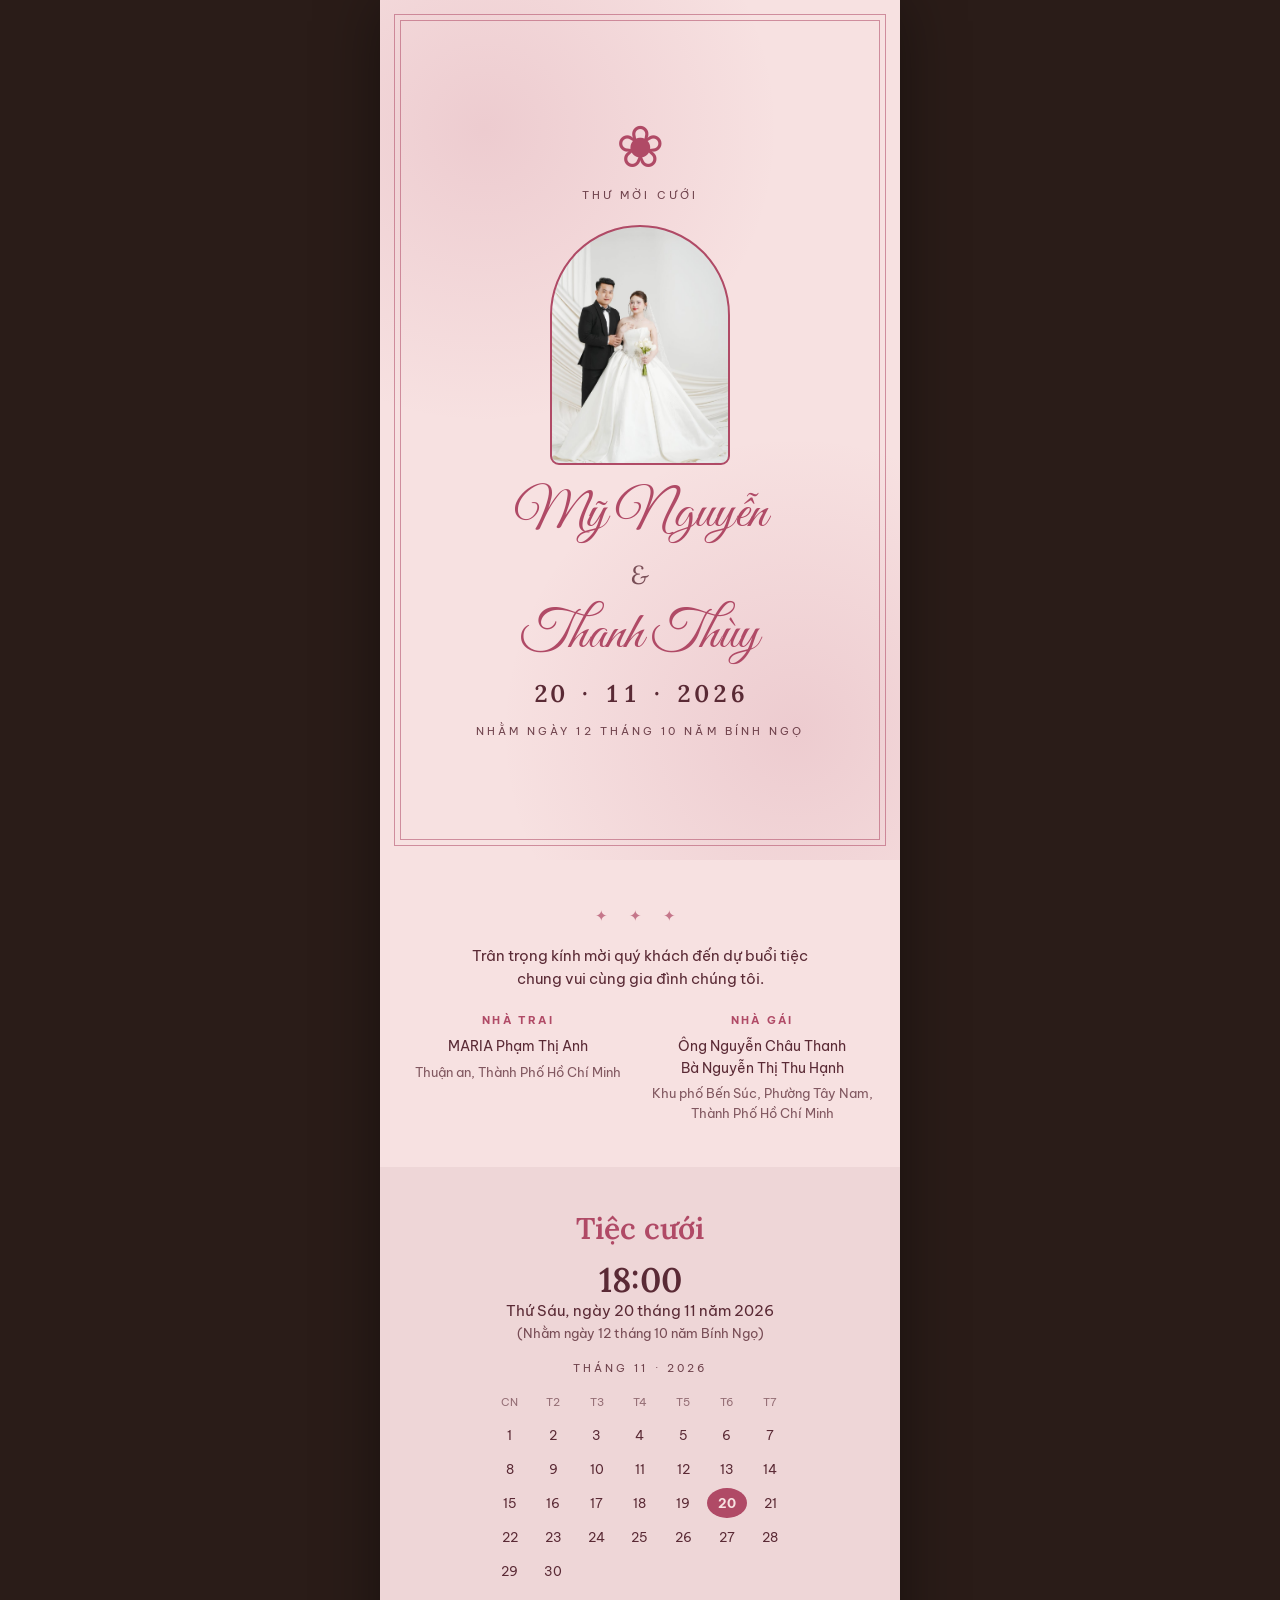
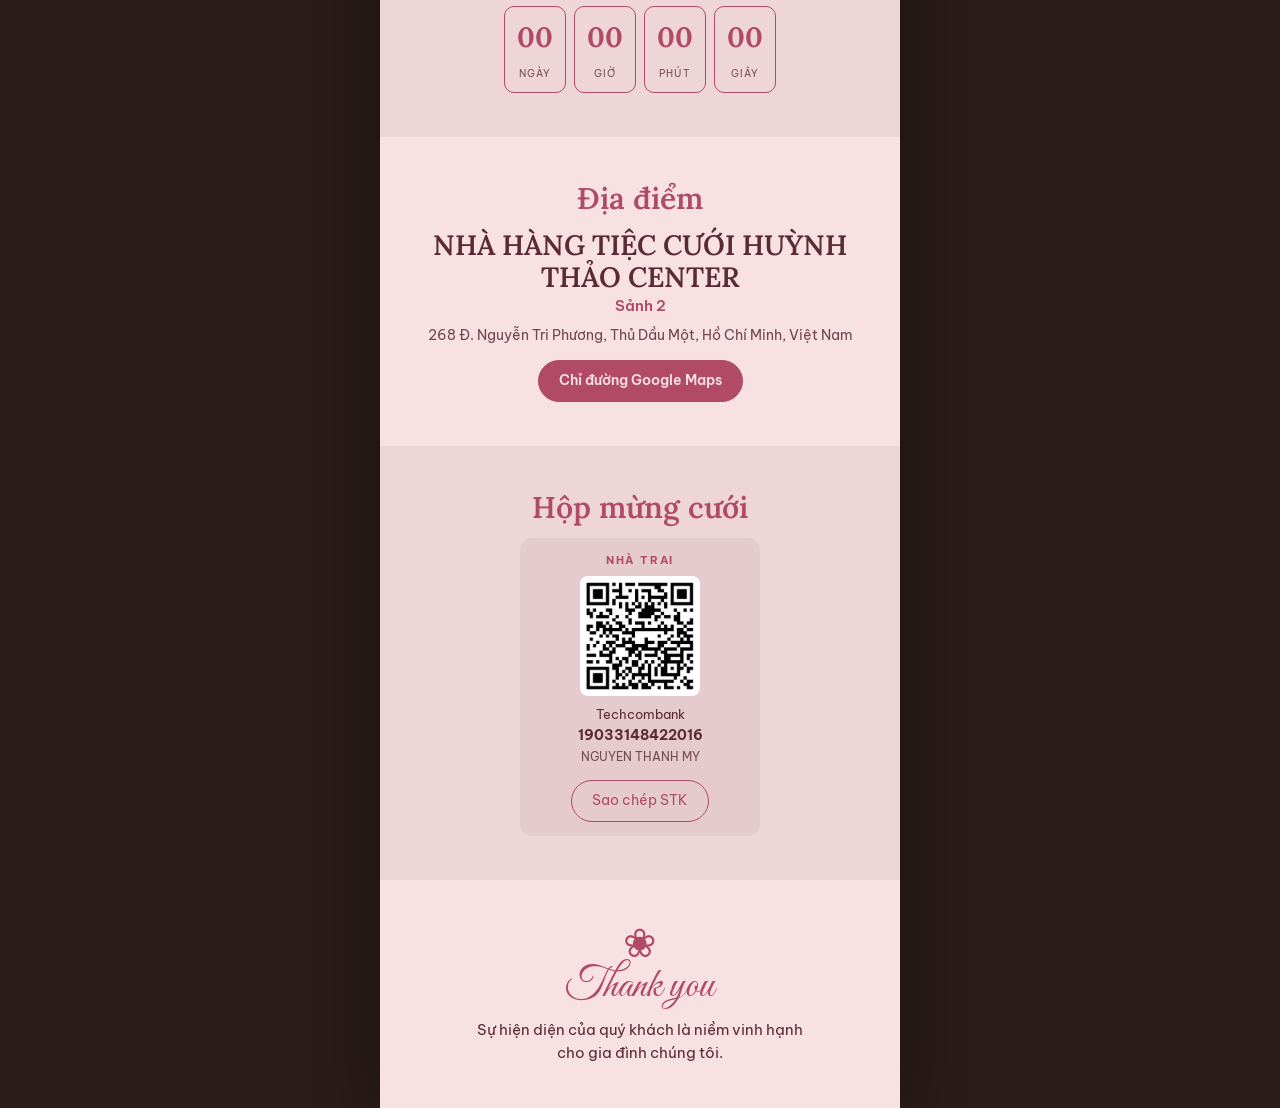
<file: index.html>
<!doctype html>
<html lang="vi">
<head>
<meta charset="utf-8">
<meta name="viewport" content="width=device-width,initial-scale=1,viewport-fit=cover">
<title>Thiệp cưới</title>
<link rel="stylesheet" href="https://fonts.googleapis.com/css2?family=Be+Vietnam+Pro:wght@300;400;500;600;700&family=Cormorant+Garamond:ital,wght@0,500;0,600;0,700;1,500&family=Great+Vibes&display=swap">
<link rel="stylesheet" href="style.css">
<style>body{margin:0}</style>
</head>
<body>
<div id="app"><div class="loading">Đang mở thiệp…</div></div>
<script src="invite.js"></script>
<script>
(async function () {
  const { render, tick, toast, wishesHtml, esc } = Invite;
  const app = document.getElementById("app");
  let data;
  try { data = await fetch("data/wedding.json?t=" + Date.now(), { cache: "no-store" }).then((r) => r.json()); }
  catch { app.innerHTML = '<div class="loading">Không mở được thiệp. Kiểm tra mạng rồi tải lại trang.</div>'; return; }
  const api = data.sheetUrl || "";

  if (data.groom && data.bride) document.title = "Thiệp cưới " + data.groom + " & " + data.bride;
  const getWishes = () => api
    ? fetch(api + (api.includes("?") ? "&" : "?") + "action=wishes").then((r) => r.json()).catch(() => [])
    : Promise.resolve([]);
  app.innerHTML = render(data, { wishes: [], noForms: !api });
  tick();
  getWishes().then((w) => { const el = document.getElementById("wishList"); if (el) el.innerHTML = wishesHtml(w); });

  // Gửi dạng text/plain để Google Apps Script nhận được (không cần preflight CORS)
  async function post(body) {
    const r = await fetch(api, { method: "POST", body: JSON.stringify(body) });
    const j = await r.json().catch(() => ({}));
    if (!r.ok || j.error) throw new Error(j.error || "Chưa gửi được, thử lại sau.");
  }
  document.addEventListener("submit", async (e) => {
    const f = e.target;
    if (f.id !== "rsvpForm" && f.id !== "wishForm") return;
    e.preventDefault();
    const fd = Object.fromEntries(new FormData(f));
    const btn = f.querySelector("button"); btn.disabled = true;
    const err = f.querySelector(".err-i"); err.textContent = "";
    try {
      if (f.id === "rsvpForm") {
        if (!fd.name.trim()) throw new Error("Vui lòng nhập tên của bạn.");
        await post({ type: "rsvp", ...fd });
        document.getElementById("rsvpBox").innerHTML = '<div class="done">' + (fd.attend === "yes"
          ? "Cảm ơn <b>" + esc(fd.name) + "</b>! Gia đình rất mong được gặp bạn."
          : "Cảm ơn <b>" + esc(fd.name) + "</b> đã báo cho gia đình.") + "</div>";
      } else {
        if (!fd.name.trim() || !fd.text.trim()) throw new Error("Vui lòng nhập tên và lời chúc.");
        await post({ type: "wish", ...fd });
        f.reset(); toast("Đã gửi lời chúc. Cảm ơn bạn!");
        document.getElementById("wishList").innerHTML = wishesHtml(await getWishes());
      }
    } catch (x) { err.textContent = x.message; }
    finally { btn.disabled = false; }
  });
})();
</script>
</body>
</html>
</file>
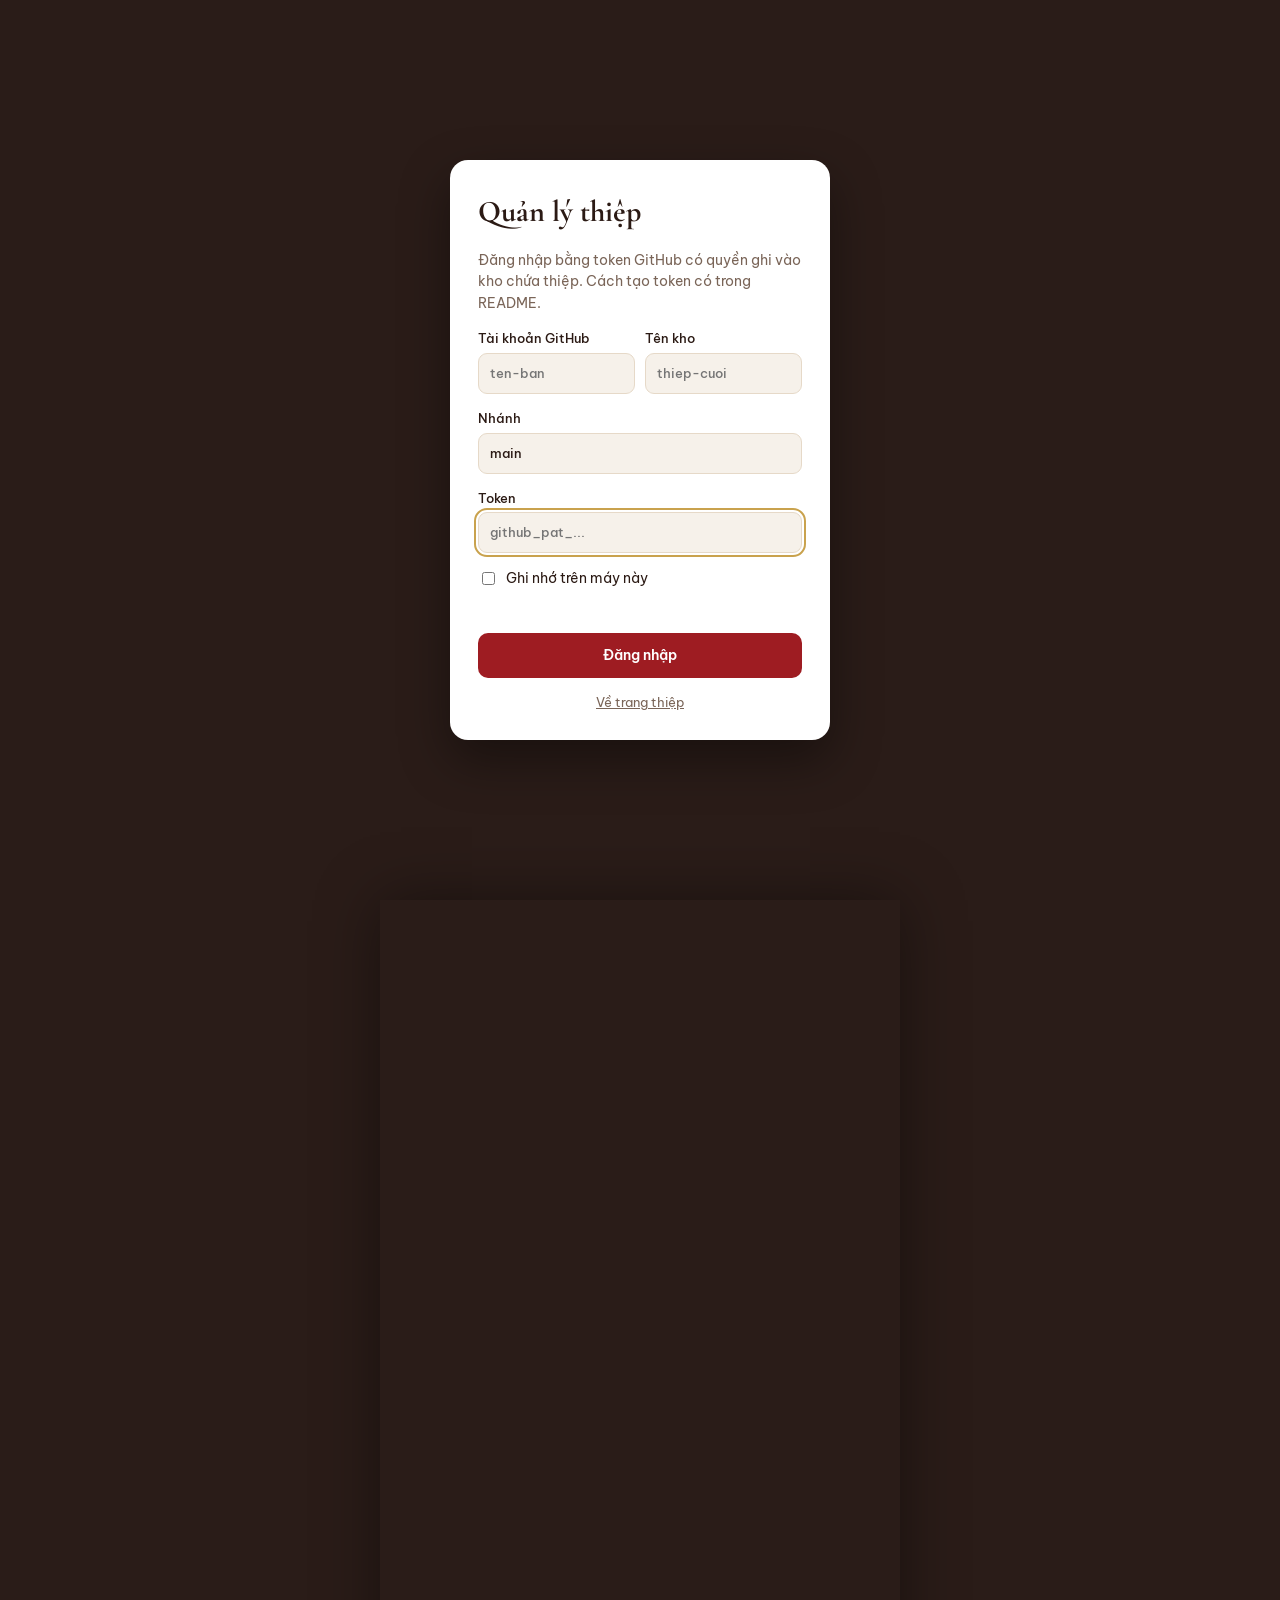
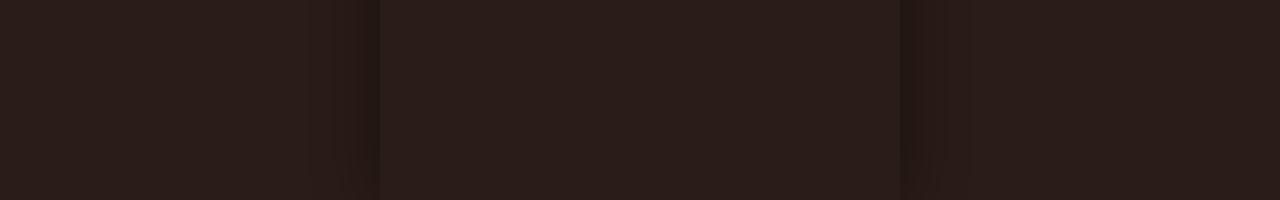
<file: admin.html>
<!doctype html>
<html lang="vi">
<head>
<meta charset="utf-8">
<meta name="viewport" content="width=device-width,initial-scale=1,viewport-fit=cover">
<meta name="robots" content="noindex">
<title>Quản lý thiệp cưới</title>
<link rel="stylesheet" href="https://fonts.googleapis.com/css2?family=Be+Vietnam+Pro:wght@300;400;500;600;700&family=Cormorant+Garamond:ital,wght@0,500;0,600;0,700;1,500&family=Great+Vibes&display=swap">
<link rel="stylesheet" href="style.css">
<style>body{margin:0}</style>
</head>
<body>
<div id="login" class="login" hidden>
  <form id="loginForm" autocomplete="off">
    <h1>Quản lý thiệp</h1>
    <p>Đăng nhập bằng token GitHub có quyền ghi vào kho chứa thiệp. Cách tạo token có trong README.</p>
    <div class="two">
      <label class="fl">Tài khoản GitHub<input id="owner" required placeholder="ten-ban"></label>
      <label class="fl">Tên kho<input id="repo" required placeholder="thiep-cuoi"></label>
    </div>
    <label class="fl">Nhánh<input id="branch" value="main"></label>
    <label class="fl">Token<input type="password" id="token" required placeholder="github_pat_..."></label>
    <label class="chk"><input type="checkbox" id="remember"> Ghi nhớ trên máy này</label>
    <div class="err" id="loginErr"></div>
    <button class="btn pri" type="submit">Đăng nhập</button>
    <a href="./" style="font-size:13px;color:var(--ui-muted);text-align:center">Về trang thiệp</a>
  </form>
</div>
<div id="app"></div>
<div id="ui"></div>
<script src="invite.js"></script>
<script src="admin.js"></script>
</body>
</html>
</file>
<file: style.css>
/* Layout: one tall phone-width invitation centred on a dim backdrop; owners get a floating edit button that opens a side editor (full-screen on phones) */
:root{
  --stage:#2a1c18; --ui:#ffffff; --ui-2:#f6f1ea; --ui-ink:#2b1a14; --ui-muted:#7a6558; --ui-line:#e6d9c8; --ui-accent:#9e1c22; --ui-gold:#c9a24d;
  --f-display:"Cormorant Garamond","Times New Roman",serif;
  --f-body:"Be Vietnam Pro",system-ui,-apple-system,"Segoe UI",sans-serif;
  --f-script:"Great Vibes","Brush Script MT",cursive;
}
*{box-sizing:border-box}
[hidden]{display:none!important}
body{background:var(--stage);color:var(--ui-ink);font-family:var(--f-body);font-size:15px;line-height:1.6}
button,input,textarea,select{font:inherit;color:inherit}
:focus-visible{outline:2px solid var(--ui-gold);outline-offset:2px}
#app{max-width:520px;margin:0 auto;min-height:100vh;box-shadow:0 0 60px rgba(0,0,0,.4);transition:margin .25s}

/* ===== invitation ===== */
.inv{--bg:#8e1b1b;--fg:#f6e3b4;--ac:#e7c06a;--soft:rgba(255,255,255,.08);background:var(--bg);color:var(--fg);text-align:center;overflow:hidden}
.sec{padding:44px max(24px,env(safe-area-inset-left,0px)) 44px max(24px,env(safe-area-inset-right,0px));position:relative}
.sec.alt{background:var(--soft)}
.cover{min-height:min(860px,100vh);display:flex;flex-direction:column;justify-content:center;align-items:center;gap:10px;background-image:var(--pattern)}
.frame{position:absolute;inset:14px;border:1px solid var(--ac);opacity:.55;pointer-events:none}
.frame::before{content:"";position:absolute;inset:5px;border:1px solid var(--ac)}
.motif{font-family:serif;font-size:58px;color:var(--ac);line-height:1}
.small{font-size:11px;letter-spacing:.28em;text-transform:uppercase;opacity:.85}
.names{font-family:var(--f-script);font-size:var(--name-size,54px);line-height:1.1;color:var(--ac);overflow-wrap:anywhere}
.amp{font-family:var(--f-display);font-style:italic;font-size:26px;opacity:.8}
.bigdate{font-family:var(--f-display);font-size:24px;font-weight:600;letter-spacing:.08em;font-variant-numeric:tabular-nums}
.photo{width:180px;max-width:60%;aspect-ratio:3/4;border-radius:100px 100px 10px 10px;margin:10px auto;background:var(--soft) center/cover no-repeat;border:2px solid var(--ac);display:grid;place-items:center;font-family:var(--f-script);font-size:44px;color:var(--ac)}
.inv h2{font-family:var(--f-display);font-size:30px;font-weight:600;margin:0 0 14px;color:var(--ac);line-height:1.15}
.en{display:block;font-family:var(--f-display);font-style:italic;font-size:.85em;opacity:.7}
.parents{display:grid;grid-template-columns:1fr 1fr;gap:16px;font-size:13.5px;margin-top:22px}
.parents b{display:block;font-size:11px;letter-spacing:.2em;text-transform:uppercase;color:var(--ac);margin-bottom:6px}
.big{font-family:var(--f-display);font-size:34px;font-weight:600;line-height:1.15;overflow-wrap:anywhere}
.events{display:grid;gap:10px;margin:18px auto 0;max-width:340px}
.event{border:1px solid var(--ac);border-radius:12px;padding:12px}
.event b{color:var(--ac);font-size:12px;letter-spacing:.14em;text-transform:uppercase;display:block}
.cal{display:grid;grid-template-columns:repeat(7,1fr);gap:4px;font-size:12.5px;max-width:300px;margin:12px auto 0;font-variant-numeric:tabular-nums}
.cal span{padding:5px 0}
.cal .h{opacity:.6;font-size:10.5px}
.cal .on{background:var(--ac);color:var(--bg);border-radius:50%;font-weight:700}
.count{display:flex;justify-content:center;gap:8px;margin-top:20px}
.count div{border:1px solid var(--ac);border-radius:10px;min-width:62px;padding:8px 4px}
.count b{display:block;font-family:var(--f-display);font-size:28px;color:var(--ac);font-variant-numeric:tabular-nums}
.count small{font-size:10px;letter-spacing:.12em;text-transform:uppercase;opacity:.8}
.btn-i{display:inline-block;margin-top:14px;border:1px solid var(--ac);color:var(--ac);border-radius:999px;padding:9px 20px;font-size:13.5px;text-decoration:none;background:none;cursor:pointer}
.btn-i.fill{background:var(--ac);color:var(--bg);font-weight:600}
.gal{display:grid;grid-template-columns:1fr 1fr;gap:6px}
.gal img{width:100%;aspect-ratio:3/4;object-fit:cover;border-radius:6px;display:block;cursor:zoom-in}
.gal img:first-child{grid-column:span 2;aspect-ratio:4/3}
.gal .ph{aspect-ratio:3/4;border-radius:6px;background:var(--soft);display:grid;place-items:center;font-size:12px;opacity:.7}
.gal .ph:first-child{grid-column:span 2;aspect-ratio:4/3}
.cards{display:grid;grid-template-columns:1fr 1fr;gap:10px;font-size:13px}
.cards > div{background:var(--soft);border-radius:12px;padding:14px 10px;min-width:0;overflow-wrap:anywhere}
.cards b.lbl{color:var(--ac);font-size:11px;letter-spacing:.16em;text-transform:uppercase;display:block;margin-bottom:6px}
.qr{width:120px;max-width:100%;aspect-ratio:1;object-fit:contain;background:#fff;border-radius:8px;padding:6px;margin:4px auto 8px;display:block}
.acc{font-weight:700;font-variant-numeric:tabular-nums;font-size:14px}
.sep{color:var(--ac);letter-spacing:.6em;opacity:.7}
.p{font-size:14.5px;max-width:34ch;margin:0 auto}
.lightbox{position:fixed;inset:0;background:rgba(0,0,0,.92);z-index:80;display:grid;place-items:center;padding:20px;cursor:zoom-out}
.lightbox img{max-height:92vh;border-radius:6px}

/* ===== owner controls ===== */
.fab{position:fixed;right:calc(env(safe-area-inset-right,0px) + 18px);bottom:calc(env(safe-area-inset-bottom,0px) + 18px);z-index:40;border:0;border-radius:999px;background:var(--ui-accent);color:#fff;padding:13px 20px;font-weight:600;box-shadow:0 10px 30px rgba(0,0,0,.35);cursor:pointer}
.notice{position:fixed;left:50%;transform:translateX(-50%);top:calc(env(safe-area-inset-top,0px) + 12px);z-index:40;background:var(--ui);color:var(--ui-ink);border-radius:12px;padding:10px 14px;font-size:13px;box-shadow:0 8px 24px rgba(0,0,0,.3);width:min(480px,calc(100% - 32px))}
.toast{position:fixed;left:50%;transform:translateX(-50%);bottom:calc(env(safe-area-inset-bottom,0px) + 84px);z-index:90;background:#1c1210;color:#fff;padding:10px 18px;border-radius:999px;font-size:14px;max-width:calc(100% - 32px);text-align:center}

.editor{position:fixed;top:0;right:0;bottom:0;width:440px;max-width:100%;z-index:50;background:var(--ui-2);color:var(--ui-ink);display:flex;flex-direction:column;box-shadow:-10px 0 40px rgba(0,0,0,.35)}
.ed-head{background:var(--ui);border-bottom:1px solid var(--ui-line);padding:calc(env(safe-area-inset-top,0px) + 12px) max(16px,env(safe-area-inset-right,0px)) 12px 16px;display:flex;align-items:center;gap:8px}
.ed-head h3{margin:0;flex:1;font-family:var(--f-display);font-size:22px}
.ed-body{flex:1;overflow:auto;padding:16px max(16px,env(safe-area-inset-right,0px)) 24px 16px;display:grid;gap:14px;align-content:start}
.ed-foot{background:var(--ui);border-top:1px solid var(--ui-line);padding:12px max(16px,env(safe-area-inset-right,0px)) calc(env(safe-area-inset-bottom,0px) + 12px) 16px;display:flex;gap:8px;flex-wrap:wrap}
.ed-foot .btn{flex:1}
.btn{border:0;border-radius:10px;padding:11px 16px;font-weight:600;cursor:pointer;font-size:14px}
.btn.pri{background:var(--ui-accent);color:#fff}
.btn.sec2{background:var(--ui);border:1px solid var(--ui-line)}
.btn.ghost{background:none;border:1px solid var(--ui-line);padding:8px 12px;font-size:13px}
.btn:disabled{opacity:.6;cursor:wait}
details.grp{background:var(--ui);border:1px solid var(--ui-line);border-radius:14px}
details.grp > summary{cursor:pointer;padding:14px 16px;font-weight:600;list-style:none;display:flex;justify-content:space-between;gap:10px}
details.grp > summary::after{content:"＋";color:var(--ui-accent)}
details.grp[open] > summary::after{content:"－"}
details.grp > summary small{display:block;font-weight:400;color:var(--ui-muted);font-size:12px}
.grp-in{padding:0 16px 16px;display:grid;gap:12px}
.fl{display:grid;gap:4px;font-size:13px;font-weight:500;min-width:0}
.fl .hint{font-weight:400;color:var(--ui-muted);font-size:12px}
.fl input,.fl textarea,.fl select{border:1px solid var(--ui-line);border-radius:9px;padding:9px 11px;background:var(--ui-2);width:100%}
.fl textarea{min-height:74px;resize:vertical}
.two{display:grid;grid-template-columns:1fr 1fr;gap:10px}
.themes{display:grid;grid-template-columns:repeat(5,1fr);gap:8px}
.themes button{border:2px solid transparent;border-radius:10px;aspect-ratio:3/4;cursor:pointer;display:grid;place-items:center;font-family:serif;font-size:22px;padding:0}
.themes button[aria-pressed="true"]{border-color:var(--ui-ink);box-shadow:0 0 0 2px var(--ui)}
.themes-l{display:grid;grid-template-columns:repeat(5,1fr);gap:8px;font-size:10.5px;text-align:center;color:var(--ui-muted);margin-top:-4px}
.thumbs{display:flex;flex-wrap:wrap;gap:8px}
.thumbs .t{width:62px;height:62px;border-radius:8px;background:center/cover;position:relative;border:1px solid var(--ui-line)}
.thumbs .t button{position:absolute;top:-7px;right:-7px;width:22px;height:22px;border-radius:50%;border:0;background:var(--ui-accent);color:#fff;cursor:pointer;font-size:13px;line-height:1}
.chk{display:flex;gap:8px;align-items:center;font-size:14px}
.tip{font-size:12.5px;color:var(--ui-muted);background:var(--ui-2);border:1px dashed var(--ui-line);border-radius:10px;padding:9px 11px}
.confirm{background:#fff4e5;border:1px solid #f0c98a;border-radius:10px;padding:10px 12px;font-size:13px;display:grid;gap:8px}
@media (min-width:961px){body.editing #app{margin-right:460px;margin-left:auto}}
@media (max-width:960px){body.editing.peek .editor{display:none}}
.peekbtn{display:none}
@media (max-width:960px){.peekbtn{display:inline-block}}
@media (prefers-reduced-motion:reduce){*{transition:none!important}}

/* ===== forms inside the invitation ===== */
.inv form{display:grid;gap:8px;text-align:left;max-width:340px;margin:0 auto}
.inv form input,.inv form select,.inv form textarea{background:var(--soft);border:1px solid var(--ac);border-radius:9px;padding:10px 11px;color:var(--fg);width:100%}
.inv form ::placeholder{color:var(--fg);opacity:.6}
.inv form option{color:#222;background:#fff}
.inv form .row{display:grid;grid-template-columns:1fr 1fr;gap:8px}
.inv form button{justify-self:center}
.inv .done{border:1px solid var(--ac);border-radius:12px;padding:16px;max-width:340px;margin:0 auto}
.wish{background:var(--soft);border-radius:10px;padding:10px 12px;text-align:left;font-size:13.5px;margin-top:8px;overflow-wrap:anywhere}
.wish b{color:var(--ac)}
.wishes{max-width:380px;margin:16px auto 0;max-height:420px;overflow:auto}
.loading{color:#d9c9b8;text-align:center;padding:120px 20px;font-family:var(--f-display);font-size:22px}
.err-i{color:#ffd2d2;font-size:13px;text-align:center}
.inv[data-preview] form button{pointer-events:none;opacity:.7}

/* ===== admin ===== */
.login{min-height:100vh;display:grid;place-items:center;padding:24px max(16px,env(safe-area-inset-right,0px)) 24px max(16px,env(safe-area-inset-left,0px))}
.login form{background:var(--ui);border-radius:18px;padding:28px;width:min(380px,100%);display:grid;gap:14px;box-shadow:0 20px 50px rgba(0,0,0,.4)}
.login h1{font-family:var(--f-display);margin:0;font-size:30px;color:var(--ui-ink)}
.login p{margin:0;color:var(--ui-muted);font-size:13.5px}
.login .err{color:var(--ui-accent);font-size:13px;min-height:1.2em}
.ed-tabs{display:flex;gap:4px;background:var(--ui);padding:0 12px;border-bottom:1px solid var(--ui-line)}
.ed-tabs button{border:0;background:none;padding:11px 12px;font-weight:600;font-size:13.5px;color:var(--ui-muted);border-bottom:2px solid transparent;cursor:pointer}
.ed-tabs button[aria-selected="true"]{color:var(--ui-accent);border-color:var(--ui-accent)}
.stat{display:grid;grid-template-columns:repeat(3,1fr);gap:8px}
.stat div{background:var(--ui);border:1px solid var(--ui-line);border-radius:12px;padding:10px;text-align:center}
.stat b{display:block;font-family:var(--f-display);font-size:28px;color:var(--ui-accent);font-variant-numeric:tabular-nums}
.stat small{font-size:11.5px;color:var(--ui-muted)}
.glist{display:grid;gap:8px}
.gitem{background:var(--ui);border:1px solid var(--ui-line);border-radius:12px;padding:10px 12px;font-size:13px;display:grid;gap:2px;min-width:0;overflow-wrap:anywhere}
.gitem .top{display:flex;justify-content:space-between;gap:8px;align-items:center}
.pill{font-size:11px;border-radius:999px;padding:2px 8px;font-weight:600}
.pill.yes{background:#e3f3e6;color:#1d6b33}.pill.no{background:#f6e3e3;color:#8e1b1b}.pill.hid{background:#eee;color:#555}
.linkbox{display:flex;gap:6px}
.linkbox input{flex:1;min-width:0;border:1px solid var(--ui-line);border-radius:9px;padding:8px 10px;background:var(--ui-2);font-size:13px}

/* ===== font, căn lề từng mục ===== */
.inv{font-family:var(--f-body)}
.sec{--ml:auto;--mr:auto;--jc:center;--ai:center}
.sec.al-left{text-align:left;--ml:0;--mr:auto;--jc:flex-start;--ai:flex-start}
.sec.al-right{text-align:right;--ml:auto;--mr:0;--jc:flex-end;--ai:flex-end}
.sec.cover{align-items:var(--ai)}
.sec .p,.sec .events,.sec .cal,.sec .photo,.sec .wishes,.inv .sec form,.inv .sec .done,.sec .cards.one,.sec .cimg{margin-left:var(--ml);margin-right:var(--mr)}
.sec .count{justify-content:var(--jc)}
.sec.al-left .inv form,.sec.al-right .inv form{text-align:inherit}
.parents.one{grid-template-columns:1fr}
.cards.one{grid-template-columns:1fr;max-width:240px}
.cimg{display:block;width:100%;max-width:360px;border-radius:10px;margin-bottom:14px;cursor:zoom-in}

/* ===== bảng bố cục trong admin ===== */
.lay{display:grid;gap:8px}
.lay-row{background:var(--ui-2);border:1px solid var(--ui-line);border-radius:12px;padding:8px 10px;display:grid;gap:8px}
.lay-row.off{opacity:.55}
.lay-top{display:flex;align-items:center;gap:6px;flex-wrap:wrap}
.lay-top .nm{flex:1;min-width:110px;font-weight:600;font-size:13.5px;overflow-wrap:anywhere}
.ib{border:1px solid var(--ui-line);background:var(--ui);border-radius:8px;min-width:32px;height:32px;padding:0 8px;cursor:pointer;font-size:13px;line-height:1}
.ib[aria-pressed="true"]{background:var(--ui-ink);color:var(--ui);border-color:var(--ui-ink)}
.ib:disabled{opacity:.35;cursor:default}
.ib.danger{color:var(--ui-accent)}
.seg{display:inline-flex}
.seg .ib{border-radius:0;margin-left:-1px}
.seg .ib:first-child{border-radius:8px 0 0 8px;margin-left:0}
.seg .ib:last-child{border-radius:0 8px 8px 0}
.lay-custom{display:grid;gap:8px}
.fontprev{font-size:22px;line-height:1.2;padding:6px 0;color:var(--ui-ink)}
</file>
